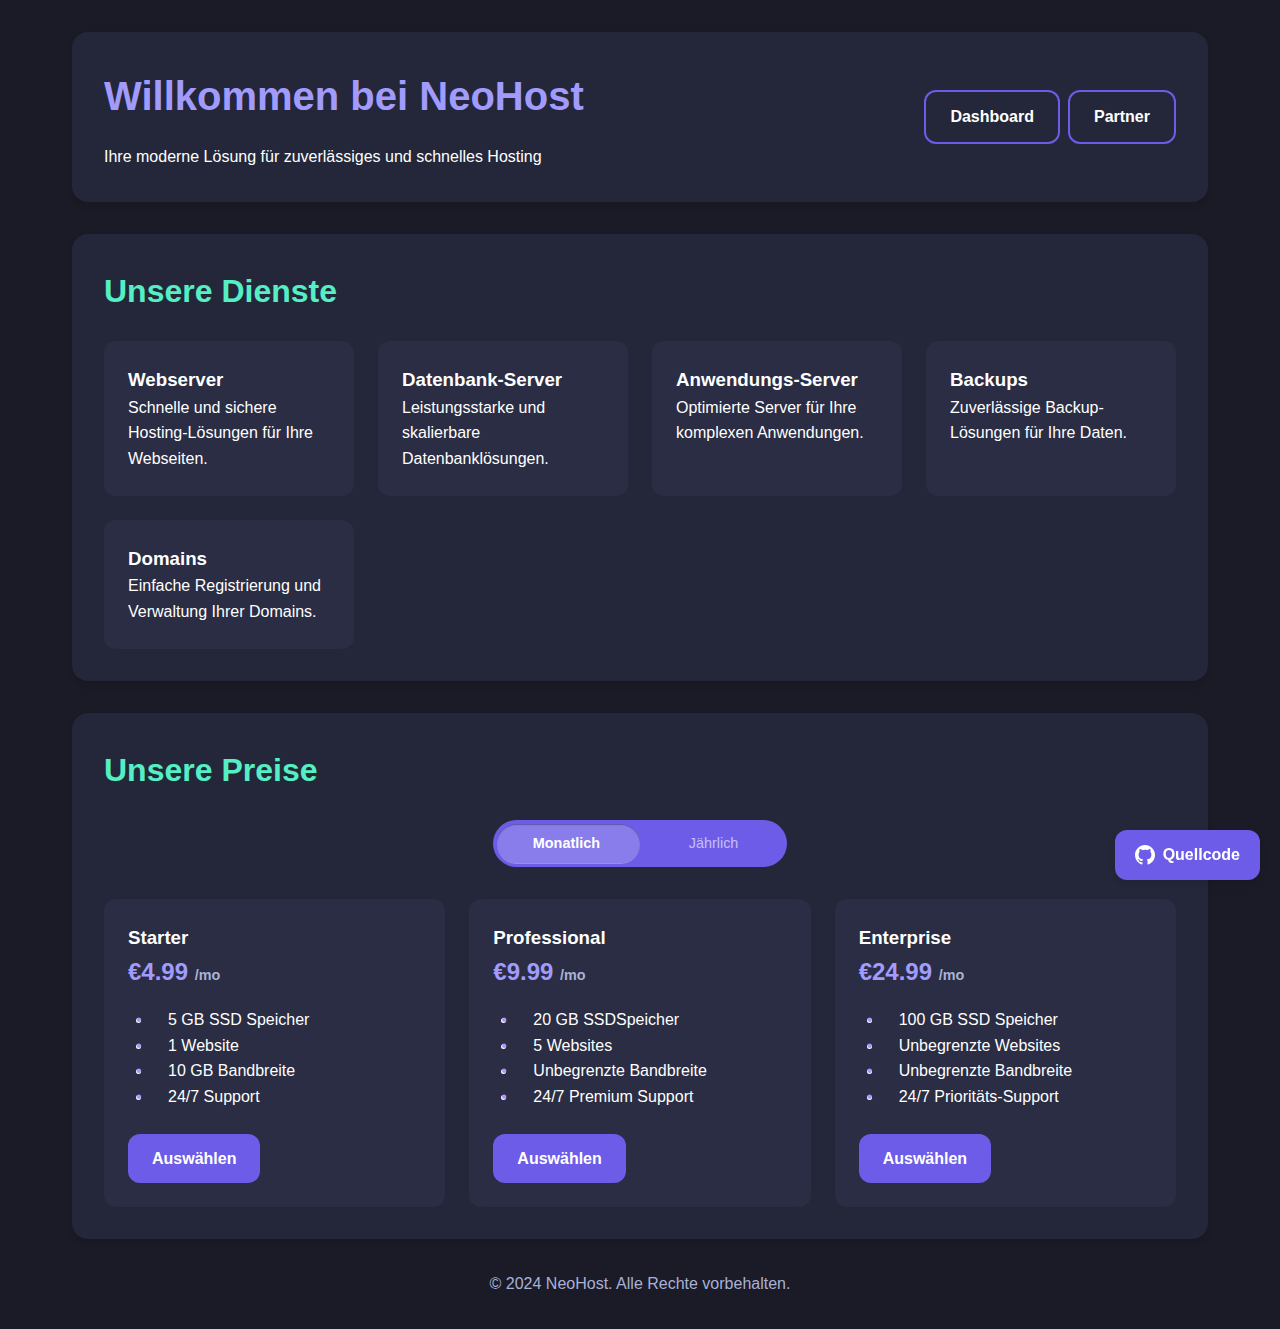
<file: frontend/html/index.html>
<!DOCTYPE html>
<html lang="de">
<head>
    <meta charset="UTF-8">
    <meta name="viewport" content="width=device-width, initial-scale=1.0">
    <title>NeoPanel - Moderne Hosting Panel</title>
    <style>
        /* Reset und Basis-Stile */
        *, *::before, *::after {
            margin: 0;
            padding: 0;
            box-sizing: border-box;
        }

        :root {
            --primary: #6c5ce7;
            --primary-light: #a29bfe;
            --primary-dark: #5541d7;
            --secondary: #00b894;
            --secondary-light: #55efc4;
            --secondary-dark: #00a38c;
            --background: #1a1b26;
            --surface: #24273a;
            --surface-hover: #2a2d43;
            --text: #ffffff;
            --text-secondary: #a9b1d6;
            --success: #00b894;
            --warning: #fdcb6e;
            --error: #ff6b81;
            --info: #0984e3;
            --radius: 12px;
            --radius-sm: 8px;
            --radius-lg: 16px;
            --shadow: 0 4px 6px rgba(0, 0, 0, 0.1);
            --shadow-lg: 0 10px 15px rgba(0, 0, 0, 0.1);
            --transition: all 0.3s ease;
        }

        @keyframes fadeIn {
            from { opacity: 0; transform: translateY(10px); }
            to { opacity: 1; transform: translateY(0); }
        }

        body {
            font-family: 'Segoe UI', 'Roboto', 'Oxygen', 'Ubuntu', 'Cantarell', 'Fira Sans', 'Droid Sans', 'Helvetica Neue', sans-serif;
            background-color: var(--background);
            color: var(--text);
            line-height: 1.6;
        }

        .container {
            max-width: 1200px;
            margin: 0 auto;
            padding: 2rem;
        }

        header {
            background-color: var(--surface);
            padding: 2rem;
            border-radius: var(--radius-lg);
            margin-bottom: 2rem;
            box-shadow: var(--shadow);
            animation: fadeIn 0.5s ease-out;
            display: flex;
            justify-content: space-between;
            align-items: center;
        }

        h1 {
            font-size: 2.5rem;
            margin-bottom: 1rem;
            color: var(--primary-light);
        }

        h2 {
            font-size: 2rem;
            margin-bottom: 1.5rem;
            color: var(--secondary-light);
        }

        section {
            background-color: var(--surface);
            padding: 2rem;
            border-radius: var(--radius-lg);
            margin-bottom: 2rem;
            box-shadow: var(--shadow);
            animation: fadeIn 0.5s ease-out;
        }

        .grid {
            display: grid;
            grid-template-columns: repeat(auto-fit, minmax(250px, 1fr));
            gap: 1.5rem;
        }

        .card {
            background-color: var(--surface-hover);
            padding: 1.5rem;
            border-radius: var(--radius);
            transition: var(--transition);
        }

        .card:hover {
            transform: translateY(-5px);
            box-shadow: var(--shadow-lg);
        }

        .btn {
            display: inline-block;
            padding: 0.75rem 1.5rem;
            background-color: var(--primary);
            color: var(--text);
            text-decoration: none;
            border-radius: var(--radius);
            transition: var(--transition);
            font-weight: bold;
            text-align: center;
        }

        .btn:hover {
            background-color: var(--primary-dark);
            transform: translateY(-2px);
        }

        .btn-outline {
            background-color: transparent;
            border: 2px solid var(--primary);
        }

        .btn-outline:hover {
            background-color: var(--primary);
        }

        footer {
            text-align: center;
            margin-top: 2rem;
            color: var(--text-secondary);
        }

        ul {
            padding-left: 1.5rem;
            margin-bottom: 1.5rem;
        }

        li {
            position: relative;
            padding-left: 1rem;
        }

        li::before {
            content: "•";
            position: absolute;
            left: -1rem;
            color: var(--primary-light);
        }

        .price {
            font-size: 1.5rem;
            font-weight: bold;
            margin-bottom: 1rem;
            color: var(--primary-light);
        }

        .pricing-toggle {
            display: flex;
            justify-content: center;
            align-items: center;
            margin-bottom: 2rem;
            gap: 1rem;
        }

        .pricing-toggle span {
            margin: 0 1rem;
            transition: var(--transition);
        }

        .pricing-toggle .active {
            color: var(--primary-light);
        }

        .original-price {
            text-decoration: line-through;
            color: var(--text-secondary);
            font-size: 1rem;
            display: block;
        }

        .discount {
            color: var(--success);
            font-size: 0.9rem;
            display: block;
            margin-top: 0.5rem;
        }

        .price-period {
            font-size: 0.9rem;
            color: var(--text-secondary);
        }

        .button-group {
            display: flex;
            gap: 0.5rem;
        }

        /* Switch styles */
        .switch {
            --_switch-bg-clr: var(--primary);
            --_switch-padding: 4px;
            --_slider-bg-clr: rgba(255, 255, 255, 0.2);
            --_slider-bg-clr-on: var(--primary-light);
            --_slider-txt-clr: #ffffff;
            --_label-padding: 0.75rem 1.5rem;
            --_switch-easing: cubic-bezier(0.47, 1.64, 0.41, 0.8);
            color: white;
            width: fit-content;
            display: flex;
            justify-content: center;
            position: relative;
            border-radius: 9999px;
            cursor: pointer;
            display: grid;
            grid-template-columns: repeat(2, minmax(0, 1fr));
            position: relative;
            isolation: isolate;
        }

        .switch input[type="checkbox"] {
            position: absolute;
            width: 1px;
            height: 1px;
            padding: 0;
            margin: -1px;
            overflow: hidden;
            clip: rect(0, 0, 0, 0);
            white-space: nowrap;
            border-width: 0;
        }

        .switch > span {
            display: grid;
            place-content: center;
            transition: opacity 300ms ease-in-out 150ms;
            padding: var(--_label-padding);
            font-size: 0.9rem;
        }

        .switch::before,
        .switch::after {
            content: "";
            position: absolute;
            border-radius: inherit;
            transition: inset 150ms ease-in-out;
        }

        .switch::before {
            background-color: var(--_slider-bg-clr);
            inset: var(--_switch-padding) 50% var(--_switch-padding) var(--_switch-padding);
            transition: inset 500ms var(--_switch-easing), background-color 500ms ease-in-out;
            z-index: -1;
            box-shadow: inset 0 1px 1px rgba(0, 0, 0, 0.3), 0 1px rgba(255, 255, 255, 0.3);
        }

        .switch::after {
            background-color: var(--_switch-bg-clr);
            inset: 0;
            z-index: -2;
        }

        .switch:focus-within::after {
            inset: -0.25rem;
        }

        .switch:has(input:checked):hover > span:first-of-type,
        .switch:has(input:not(:checked)):hover > span:last-of-type {
            opacity: 1;
            transition-delay: 0ms;
            transition-duration: 100ms;
        }

        .switch:has(input:checked):hover::before {
            inset: var(--_switch-padding) var(--_switch-padding) var(--_switch-padding) 45%;
        }

        .switch:has(input:not(:checked)):hover::before {
            inset: var(--_switch-padding) 45% var(--_switch-padding) var(--_switch-padding);
        }

        .switch:has(input:checked)::before {
            background-color: var(--_slider-bg-clr-on);
            inset: var(--_switch-padding) var(--_switch-padding) var(--_switch-padding) 50%;
        }

        .switch > span:last-of-type,
        .switch > input:checked + span:first-of-type {
            opacity: 0.6;
        }

        .switch > input:checked ~ span:last-of-type,
        .switch > span:first-of-type {
            opacity: 1;
            font-weight: bold;
        }

        /* Floating button styles */
        .floating-button {
            position: fixed;
            bottom: 20px;
            right: 20px;
            background-color: var(--primary);
            color: var(--text);
            padding: 12px 20px;
            border-radius: var(--radius);
            text-decoration: none;
            font-weight: bold;
            box-shadow: var(--shadow);
            transition: var(--transition);
            z-index: 1000;
            display: flex;
            align-items: center;
            gap: 8px;
        }

        .floating-button:hover {
            background-color: var(--primary-dark);
            transform: translateY(-2px);
            box-shadow: var(--shadow-lg);
        }

        .floating-button svg {
            width: 20px;
            height: 20px;
            fill: currentColor;
        }

        @media (max-width: 768px) {
            .container {
                padding: 1rem;
            }

            header, section {
                padding: 1.5rem;
            }

            h1 {
                font-size: 2rem;
            }

            h2 {
                font-size: 1.75rem;
            }

            header {
                flex-direction: column;
                align-items: flex-start;
            }

            header .btn {
                margin-top: 1rem;
            }

            .button-group {
                flex-direction: column;
                align-items: stretch;
            }
        }
    </style>
</head>
<body>
    <div class="container">
        <header>
            <div>
                <h1>Willkommen bei NeoHost</h1>
                <p>Ihre moderne Lösung für zuverlässiges und schnelles Hosting</p>
            </div>
            <div class="button-group">
                <a href="dashboard" class="btn btn-outline">Dashboard</a>
                <a href="partner" class="btn btn-outline">Partner</a>
            </div>
        </header>
        

        <main>
            <section>
                <h2>Unsere Dienste</h2>
                <div class="grid">
                    <div class="card">
                        <h3>Webserver</h3>
                        <p>Schnelle und sichere Hosting-Lösungen für Ihre Webseiten.</p>
                    </div>
                    <div class="card">
                        <h3>Datenbank-Server</h3>
                        <p>Leistungsstarke und skalierbare Datenbanklösungen.</p>
                    </div>
                    <div class="card">
                        <h3>Anwendungs-Server</h3>
                        <p>Optimierte Server für Ihre komplexen Anwendungen.</p>
                    </div>
                    <div class="card">
                        <h3>Backups</h3>
                        <p>Zuverlässige Backup-Lösungen für Ihre Daten.</p>
                    </div>
                    <div class="card">
                        <h3>Domains</h3>
                        <p>Einfache Registrierung und Verwaltung Ihrer Domains.</p>
                    </div>
                </div>
            </section>

            <section>
                <h2>Unsere Preise</h2>
                <div class="pricing-toggle">
                    <label for="pricing-toggle" class="switch" aria-label="Toggle Pricing">
                        <input type="checkbox" id="pricing-toggle" />
                        <span>Monatlich</span>
                        <span>Jährlich</span>
                    </label>
                </div>
                <div class="grid" id="pricing-grid">
                    <div class="card">
                        <h3>Starter</h3>
                        <p class="price" data-monthly="4.99" data-yearly="53.89" data-discount="10">
                            <span class="current-price">€4.99</span>
                            <span class="price-period">/mo</span>
                            <span class="original-price"></span>
                            <span class="discount"></span>
                        </p>
                        <ul>
                            <li>5 GB SSD Speicher</li>
                            <li>1 Website</li>
                            <li>10 GB Bandbreite</li>
                            <li>24/7 Support</li>
                        </ul>
                        <a href="#" class="btn">Auswählen</a>
                    </div>
                    <div class="card">
                        <h3>Professional</h3>
                        <p class="price" data-monthly="9.99" data-yearly="89.91" data-discount="25">
                            <span class="current-price">€9.99</span>
                            <span class="price-period">/mo</span>
                            <span class="original-price"></span>
                            <span class="discount"></span>
                        </p>
                        <ul>
                            <li>20 GB SSDSpeicher</li>
                            <li>5 Websites</li>
                            <li>Unbegrenzte Bandbreite</li>
                            <li>24/7 Premium Support</li>
                        </ul>
                        <a href="#" class="btn">Auswählen</a>
                    </div>
                    <div class="card">
                        <h3>Enterprise</h3>
                        <p class="price" data-monthly="24.99" data-yearly="164.93" data-discount="45">
                            <span class="current-price">€24.99</span>
                            <span class="price-period">/mo</span>
                            <span class="original-price"></span>
                            <span class="discount"></span>
                        </p>
                        <ul>
                            <li>100 GB SSD Speicher</li>
                            <li>Unbegrenzte Websites</li>
                            <li>Unbegrenzte Bandbreite</li>
                            <li>24/7 Prioritäts-Support</li>
                        </ul>
                        <a href="#" class="btn">Auswählen</a>
                    </div>
                </div>
            </section>
        </main>

        <footer>
            <p>&copy; 2024 NeoHost. Alle Rechte vorbehalten.</p>
        </footer>
    </div>

    <a href="https://github.com/yourusername/neohost" target="_blank" rel="noopener noreferrer" class="floating-button">
        <svg viewBox="0 0 24 24" xmlns="http://www.w3.org/2000/svg">
            <path d="M12 0C5.374 0 0 5.373 0 12c0 5.302 3.438 9.8 8.207 11.387.599.111.793-.261.793-.577v-2.234c-3.338.726-4.033-1.416-4.033-1.416-.546-1.387-1.333-1.756-1.333-1.756-1.089-.745.083-.729.083-.729 1.205.084 1.839 1.237 1.839 1.237 1.07 1.834 2.807 1.304 3.492.997.107-.775.418-1.305.762-1.604-2.665-.305-5.467-1.334-5.467-5.931 0-1.311.469-2.381 1.236-3.221-.124-.303-.535-1.524.117-3.176 0 0 1.008-.322 3.301 1.23A11.509 11.509 0 0112 5.803c1.02.005 2.047.138 3.006.404 2.291-1.552 3.297-1.23 3.297-1.23.653 1.653.242 2.874.118 3.176.77.84 1.235 1.911 1.235 3.221 0 4.609-2.807 5.624-5.479 5.921.43.372.823 1.102.823 2.222v3.293c0 .319.192.694.801.576C20.566 21.797 24 17.3 24 12c0-6.627-5.373-12-12-12z"/>
        </svg>
        Quellcode
    </a>

    <script>
        document.addEventListener('DOMContentLoaded', function() {
            const pricingToggle = document.getElementById('pricing-toggle');
            const priceElements = document.querySelectorAll('.price');

            function updatePrices(isYearly) {
                priceElements.forEach(el => {
                    const monthly = parseFloat(el.dataset.monthly);
                    const yearly = parseFloat(el.dataset.yearly);
                    const discount = parseInt(el.dataset.discount);

                    const currentPriceEl = el.querySelector('.current-price');
                    const periodEl = el.querySelector('.price-period');
                    const originalPriceEl = el.querySelector('.original-price');
                    const discountEl = el.querySelector('.discount');

                    if (isYearly) {
                        const discountedPrice = (yearly).toFixed(2);
                        currentPriceEl.textContent = `€${discountedPrice}`;
                        periodEl.textContent = '/Jahr';
                        originalPriceEl.textContent = `€${(monthly * 12).toFixed(2)}`;
                        discountEl.textContent = `${discount}% Rabatt`;
                    } else {
                        currentPriceEl.textContent = `€${monthly}`;
                        periodEl.textContent = '/mo';
                        originalPriceEl.textContent = '';
                        discountEl.textContent = '';
                    }
                });

                pricingToggle.checked = isYearly;
            }

            pricingToggle.addEventListener('change', function() {
                updatePrices(this.checked);
            });

            // Initialize prices
            updatePrices(pricingToggle.checked);
        });
    </script>
</body>
</html>
</file>
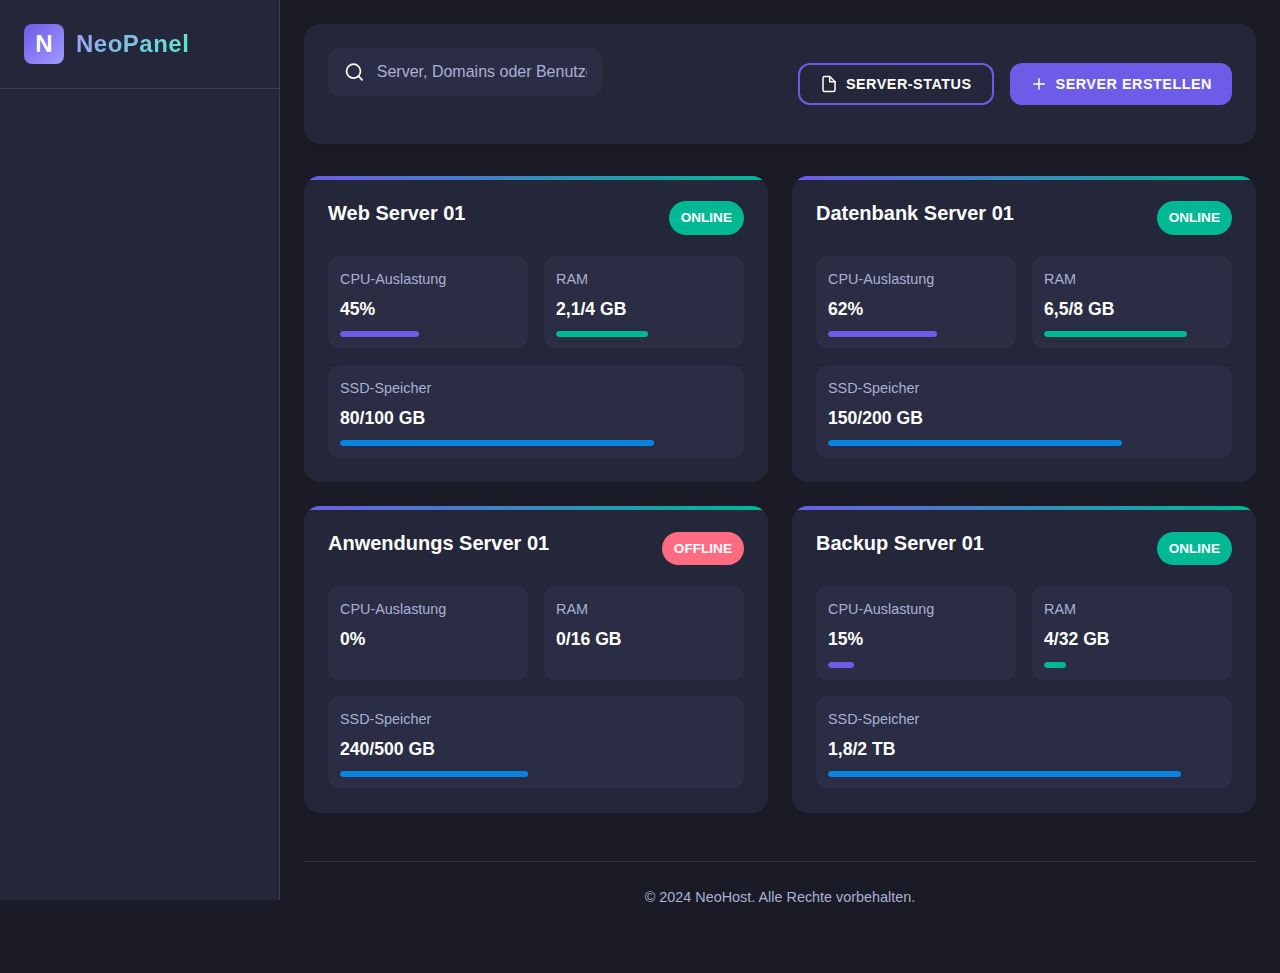
<file: frontend/html/dashboard.html>
<!DOCTYPE html>
<html lang="de">
<head>
    <meta charset="UTF-8">
    <meta name="viewport" content="width=device-width, initial-scale=1.0">
    <title>NeoPanel</title>
    <link rel="icon" href="/frontend/public/favicon.ico" type="image/x-icon">
    <style>
        /* Reset und Basis-Stile */
        *, *::before, *::after {
            margin: 0;
            padding: 0;
            box-sizing: border-box;
        }

        :root {
            --primary: #6c5ce7;
            --primary-light: #a29bfe;
            --primary-dark: #5541d7;
            --secondary: #00b894;
            --secondary-light: #55efc4;
            --secondary-dark: #00a38c;
            --background: #1a1b26;
            --surface: #24273a;
            --surface-hover: #2a2d43;
            --text: #ffffff;
            --text-secondary: #a9b1d6;
            --success: #00b894;
            --warning: #fdcb6e;
            --error: #ff6b81;
            --info: #0984e3;
            --radius: 12px;
            --radius-sm: 8px;
            --radius-lg: 16px;
            --shadow: 0 4px 6px rgba(0, 0, 0, 0.1);
            --shadow-lg: 0 10px 15px rgba(0, 0, 0, 0.1);
            --transition: all 0.3s ease;
            --sidebar-width: 280px;
            --header-height: 70px;
        }

        @keyframes fadeIn {
            from { opacity: 0; transform: translateY(10px); }
            to { opacity: 1; transform: translateY(0); }
        }

        @keyframes slideIn {
            from { transform: translateX(-20px); opacity: 0; }
            to { transform: translateX(0); opacity: 1; }
        }

        @keyframes pulse {
            0% { transform: scale(1); }
            50% { transform: scale(1.05); }
            100% { transform: scale(1); }
        }

        body {
            font-family: 'Segoe UI', 'Roboto', 'Oxygen', 'Ubuntu', 'Cantarell', 'Fira Sans', 'Droid Sans', 'Helvetica Neue', sans-serif;
            background-color: var(--background);
            color: var(--text);
            line-height: 1.6;
            min-height: 100vh;
            overflow-x: hidden;
        }

        /* Typografie */
        h1, h2, h3, h4, h5, h6 {
            font-weight: 600;
            line-height: 1.3;
            margin-bottom: 0.5em;
        }

        h1 { font-size: 2.5rem; }
        h2 { font-size: 2rem; }
        h3 { font-size: 1.75rem; }
        h4 { font-size: 1.5rem; }
        h5 { font-size: 1.25rem; }
        h6 { font-size: 1rem; }

        p {
            margin-bottom: 1rem;
        }

        /* Layout */
        .container {
            display: flex;
            min-height: 100vh;
        }

        /* Sidebar-Stile */
        .sidebar {
            width: var(--sidebar-width);
            background-color: var(--surface);
            position: fixed;
            height: 100vh;
            left: 0;
            top: 0;
            overflow-y: auto;
            border-right: 1px solid rgba(255,255,255,0.1);
            z-index: 1000;
            transition: var(--transition);
        }

        .sidebar::-webkit-scrollbar {
            width: 6px;
        }

        .sidebar::-webkit-scrollbar-thumb {
            background-color: var(--primary);
            border-radius: 3px;
        }

        .sidebar::-webkit-scrollbar-track {
            background-color: var(--surface-hover);
        }

        .logo {
            padding: 24px;
            display: flex;
            align-items: center;
            gap: 12px;
            border-bottom: 1px solid rgba(255,255,255,0.1);
        }

        .logo-icon {
            width: 40px;
            height: 40px;
            background: linear-gradient(135deg, var(--primary), var(--primary-light));
            border-radius: var(--radius-sm);
            display: flex;
            align-items: center;
            justify-content: center;
            font-size: 24px;
            font-weight: bold;
            color: var(--text);
            text-shadow: 0 1px 2px rgba(0,0,0,0.1);
        }

        .logo-text {
            font-size: 1.5rem;
            font-weight: 700;
            background: linear-gradient(135deg, var(--primary-light), var(--secondary-light));
            -webkit-background-clip: text;
            -webkit-text-fill-color: transparent;
            letter-spacing: 0.5px;
        }

        .nav-menu {
            padding: 24px 16px;
        }

        .nav-item {
            margin-bottom: 8px;
            animation: slideIn 0.3s ease-out forwards;
            opacity: 0;
        }

        .nav-item:nth-child(1) { animation-delay: 0.1s; }
        .nav-item:nth-child(2) { animation-delay: 0.2s; }
        .nav-item:nth-child(3) { animation-delay: 0.3s; }
        .nav-item:nth-child(4) { animation-delay: 0.4s; }
        .nav-item:nth-child(5) { animation-delay: 0.5s; }

        .nav-link {
            display: flex;
            align-items: center;
            gap: 12px;
            padding: 12px 16px;
            color: var(--text-secondary);
            text-decoration: none;
            border-radius: var(--radius);
            transition: var(--transition);
            font-weight: 500;
        }

        .nav-link:hover {
            background-color: var(--surface-hover);
            color: var(--text);
            transform: translateX(5px);
        }

        .nav-link.active {
            background-color: var(--primary);
            color: var(--text);
            box-shadow: 0 2px 8px rgba(108, 92, 231, 0.3);
        }

        .nav-link svg {
            width: 20px;
            height: 20px;
        }

        /* Hauptinhalt */
        .main-content {
            flex: 1;
            margin-left: var(--sidebar-width);
            padding: 24px;
            min-height: 100vh;
        }

        /* Header */
        .header {
            display: flex;
            justify-content: space-between;
            align-items: center;
            margin-bottom: 32px;
            padding: 24px;
            background-color: var(--surface);
            border-radius: var(--radius-lg);
            box-shadow: var(--shadow);
            animation: fadeIn 0.5s ease-out;
        }

        .action-buttons {
            display: flex;
            gap: 16px;
        }

        .btn {
            padding: 10px 20px;
            border-radius: var(--radius);
            border: none;
            cursor: pointer;
            font-weight: 600;
            transition: var(--transition);
            display: flex;
            align-items: center;
            gap: 8px;
            font-size: 0.9rem;
            text-transform: uppercase;
            letter-spacing: 0.5px;
        }

        .btn svg {
            width: 18px;
            height: 18px;
        }

        .btn-primary {
            background-color: var(--primary);
            color: var(--text);
        }

        .btn-primary:hover {
            background-color: var(--primary-dark);
            transform: translateY(-2px);
            box-shadow: 0 4px 10px rgba(108, 92, 231, 0.3);
        }

        .btn-outline {
            background-color: transparent;
            color: var(--text);
            border: 2px solid var(--primary);
        }

        .btn-outline:hover {
            background-color: var(--primary);
            color: var(--text);
            transform: translateY(-2px);
        }

        /* Server-Raster */
        .server-grid {
            display: grid;
            grid-template-columns: repeat(auto-fill, minmax(320px, 1fr));
            gap: 24px;
            margin-bottom: 40px;
        }

        .server-card {
            background-color: var(--surface);
            border-radius: var(--radius-lg);
            padding: 24px;
            transition: var(--transition);
            animation: fadeIn 0.5s ease-out;
            cursor: pointer;
            position: relative;
            overflow: hidden;
        }

        .server-card::before {
            content: '';
            position: absolute;
            top: 0;
            left: 0;
            right: 0;
            height: 4px;
            background: linear-gradient(90deg, var(--primary), var(--secondary));
        }

        .server-card:hover {
            transform: translateY(-5px);
            box-shadow: var(--shadow-lg);
        }

        .server-header {
            display: flex;
            justify-content: space-between;
            align-items: center;
            margin-bottom: 20px;
        }

        .server-name {
            font-size: 1.25rem;
            font-weight: 600;
            color: var(--text);
        }

        .server-status {
            padding: 6px 12px;
            border-radius: 20px;
            font-size: 0.85rem;
            font-weight: 600;
            text-transform: uppercase;
        }

        .status-online {
            background-color: var(--success);
            color: var(--text);
        }

        .status-offline {
            background-color: var(--error);
            color: var(--text);
        }

        .server-stats {
            display: grid;
            grid-template-columns: repeat(2, 1fr);
            gap: 16px;
        }

        .stat-item {
            background-color: var(--surface-hover);
            padding: 12px;
            border-radius: var(--radius);
            transition: var(--transition);
        }

        .stat-item:hover {
            transform: translateY(-2px);
            box-shadow: 0 2px 8px rgba(0,0,0,0.1);
        }

        .stat-item.full-width {
            grid-column: 1 / -1;
        }

        .stat-label {
            font-size: 0.9rem;
            color: var(--text-secondary);
            margin-bottom: 4px;
        }

        .stat-value {
            font-size: 1.1rem;
            font-weight: 600;
            color: var(--text);
        }

        /* Fortschrittsbalken */
        .progress-bar {
            width: 100%;
            height: 6px;
            background-color: var(--surface-hover);
            border-radius: 3px;
            margin-top: 8px;
            overflow: hidden;
            position: relative;
        }

        .progress-fill {
            height: 100%;
            border-radius: 3px;
            transition: width 0.3s ease;
        }

        .progress-fill-cpu { background-color: var(--primary); }
        .progress-fill-ram { background-color: var(--secondary); }
        .progress-fill-ssd { background-color: var(--info); }

        /* Benachrichtigungen */
        .notification {
            position: fixed;
            bottom: 24px;
            right: 24px;
            padding: 16px 24px;
            background-color: var(--surface);
            border-radius: var(--radius);
            box-shadow: var(--shadow-lg);
            display: flex;
            align-items: center;
            gap: 12px;
            animation: slideIn 0.3s ease-out;
            z-index: 1000;
            max-width: 400px;
        }

        .notification svg {
            width: 24px;
            height: 24px;
            flex-shrink: 0;
        }

        .notification-content {
            flex-grow: 1;
        }

        .notification-title {
            font-weight: 600;
            margin-bottom: 4px;
        }

        .notification-message {
            font-size: 0.9rem;
            color: var(--text-secondary);
        }

        .notification-close {
            background: none;
            border: none;
            color: var(--text-secondary);
            cursor: pointer;
            padding: 4px;
            transition: var(--transition);
        }

        .notification-close:hover {
            color: var(--text);
        }

        /* Footer */
        .footer {
            margin-top: 48px;
            padding: 24px;
            text-align: center;
            color: var(--text-secondary);
            border-top: 1px solid rgba(255,255,255,0.1);
            font-size: 0.9rem;
        }

        /* Responsives Design */
        @media (max-width: 1200px) {
            :root {
                --sidebar-width: 240px;
            }
        }

        @media (max-width: 992px) {
            .server-grid {
                grid-template-columns: repeat(auto-fill, minmax(280px, 1fr));
            }
        }

        @media (max-width: 768px) {
            :root {
                --sidebar-width: 0px;
            }

            .sidebar {
                transform: translateX(-100%);
                transition: transform 0.3s ease;
            }

            .sidebar.active {
                transform: translateX(0);
            }

            .main-content {
                margin-left: 0;
            }

            .header {
                flex-direction: column;
                align-items: flex-start;
                gap: 16px;
            }

            .action-buttons {
                width: 100%;
                justify-content: space-between;
            }
        }

        @media (max-width: 576px) {
            .server-grid {
                grid-template-columns: 1fr;
            }

            .header {
                padding: 20px;
            }

            .btn {
                padding: 8px 16px;
                font-size: 0.8rem;
            }
        }

        /* Zusätzliche Komponenten */
        .search-bar {
            background-color: var(--surface-hover);
            border-radius: var(--radius);
            padding: 12px 16px;
            display: flex;
            align-items: center;
            gap: 12px;
            margin-bottom: 24px;
            transition: var(--transition);
        }

        .search-bar:focus-within {
            box-shadow: 0 0 0 2px var(--primary);
        }

        .search-input {
            background: none;
            border: none;
            color: var(--text);
            width: 100%;
            outline: none;
            font-size: 1rem;
        }

        .search-input::placeholder {
            color: var(--text-secondary);
        }

        .badge {
            background-color: var(--primary);
            color: var(--text);
            padding: 2px 8px;
            border-radius: 12px;
            font-size: 0.75rem;
            font-weight: 600;
        }

        /* Server-Karten-Animationen */
        .server-card::after {
            content: '';
            position: absolute;
            top: 0;
            left: 0;
            width: 100%;
            height: 100%;
            background: linear-gradient(45deg, transparent, rgba(255,255,255,0.1), transparent);
            transform: translateX(-100%);
            transition: transform 0.5s ease;
        }

        .server-card:hover::after {
            transform: translateX(100%);
        }

        /* Tooltip */
        .tooltip {
            position: relative;
            display: inline-block;
        }

        .tooltip .tooltiptext {
            visibility: hidden;
            width: 120px;
            background-color: var(--surface);
            color: var(--text);
            text-align: center;
            border-radius: 6px;
            padding: 5px;
            position: absolute;
            z-index: 1;
            bottom: 125%;
            left: 50%;
            margin-left: -60px;
            opacity: 0;
            transition: opacity 0.3s;
        }

        .tooltip:hover .tooltiptext {
            visibility: visible;
            opacity: 1;
        }

        /* Modal */
        .modal {
            display: none;
            position: fixed;
            z-index: 1001;
            left: 0;
            top: 0;
            width: 100%;
            height: 100%;
            overflow: auto;
            background-color: rgba(0,0,0,0.4);
            animation: fadeIn 0.3s;
        }

        .modal-content {
            background-color: var(--surface);
            margin: 15% auto;
            padding: 20px;
            border-radius: var(--radius-lg);
            max-width: 500px;
            box-shadow: var(--shadow-lg);
        }

        .close {
            color: var(--text-secondary);
            float: right;
            font-size: 28px;
            font-weight: bold;
        }

        .close:hover,
        .close:focus {
            color: var(--text);
            text-decoration: none;
            cursor: pointer;
        }

        /* Formular-Stile */
        .form-group {
            margin-bottom: 20px;
        }

        .form-label {
            display: block;
            margin-bottom: 5px;
            color: var(--text-secondary);
        }

        .form-input {
            width: 100%;
            padding: 10px;
            border: 1px solid var(--surface-hover);
            border-radius: var(--radius);
            background-color: var(--surface-hover);
            color: var(--text);
            transition: var(--transition);
        }

        .form-input:focus {
            outline: none;
            border-color: var(--primary);
            box-shadow: 0 0 0 2px rgba(108, 92, 231, 0.2);
        }

        /* Schalter */
        .switch {
            position: relative;
            display: inline-block;
            width: 60px;
            height: 34px;
        }

        .switch input {
            opacity: 0;
            width: 0;
            height: 0;
        }

        .slider {
            position: absolute;
            cursor: pointer;
            top: 0;
            left: 0;
            right: 0;
            bottom: 0;
            background-color: var(--surface-hover);
            transition: .4s;
            border-radius: 34px;
        }

        .slider:before {
            position: absolute;
            content: "";
            height: 26px;
            width: 26px;
            left: 4px;
            bottom: 4px;
            background-color: var(--text);
            transition: .4s;
            border-radius: 50%;
        }

        input:checked + .slider {
            background-color: var(--primary);
        }

        input:checked + .slider:before {
            transform: translateX(26px);
        }

        /* Benutzerdefinierte Scrollbar für Webkit-Browser */
        ::-webkit-scrollbar {
            width: 10px;
        }

        ::-webkit-scrollbar-track {
            background: var(--surface);
        }

        ::-webkit-scrollbar-thumb {
            background: var(--primary);
            border-radius: 5px;
        }

        ::-webkit-scrollbar-thumb:hover {
            background: var(--primary-dark);
        }
    </style>
</head>
<body>
    <div class="container">
        <!-- Sidebar -->
        <aside class="sidebar">
            <div class="logo">
                <div class="logo-icon">N</div>
                <span class="logo-text">NeoPanel</span>
            </div>
            <nav class="nav-menu">
                <div class="nav-item">
                    <a href="dashboard" class="nav-link active">
                        <svg viewBox="0 0 24 24" fill="none" stroke="currentColor" stroke-width="2" stroke-linecap="round" stroke-linejoin="round">
                            <rect x="3" y="3" width="7" height="7"></rect>
                            <rect x="14" y="3" width="7" height="7"></rect>
                            <rect x="14" y="14" width="7" height="7"></rect>
                            <rect x="3" y="14" width="7" height="7"></rect>
                        </svg>
                        Dashboard
                    </a>
                </div>
                <div class="nav-item">
                    <a href="server" class="nav-link">
                        <svg viewBox="0 0 24 24" fill="none" stroke="currentColor" stroke-width="2" stroke-linecap="round" stroke-linejoin="round">
                            <path d="M21 10c0 7-9 13-9 13s-9-6-9-13a9 9 0 0 1 18 0z"></path>
                            <circle cx="12" cy="10" r="3"></circle>
                        </svg>
                        Server
                        <span class="badge">4</span>
                    </a>
                </div>
                <div class="nav-item">
                    <a href="domain" class="nav-link">
                        <svg viewBox="0 0 24 24" fill="none" stroke="currentColor" stroke-width="2" stroke-linecap="round" stroke-linejoin="round">
                            <circle cx="12" cy="12" r="10"></circle>
                            <line x1="2" y1="12" x2="22" y2="12"></line>
                            <path d="M12 2a15.3 15.3 0 0 1 4 10 15.3 15.3 0 0 1-4 10 15.3 15.3 0 0 1-4-10 15.3 15.3 0 0 1 4-10z"></path>
                        </svg>
                        Domains
                    </a>
                </div>
                <div class="nav-item">
                    <a href="user" class="nav-link">
                        <svg viewBox="0 0 24 24" fill="none" stroke="currentColor" stroke-width="2" stroke-linecap="round" stroke-linejoin="round">
                            <path d="M20 21v-2a4 4 0 0 0-4-4H8a4 4 0 0 0-4 4v2"></path>
                            <circle cx="12" cy="7" r="4"></circle>
                        </svg>
                        Benutzer
                    </a>
                </div>
                <div class="nav-item">
                    <a href="#" class="nav-link">
                        <svg viewBox="0 0 24 24" fill="none" stroke="currentColor" stroke-width="2" stroke-linecap="round" stroke-linejoin="round">
                            <circle cx="12" cy="12" r="3"></circle>
                            <path d="M19.4 15a1.65 1.65 0 0 0 .33 1.82l.06.06a2 2 0 0 1 0 2.83 2 2 0 0 1-2.83 0l-.06-.06a1.65 1.65 0 0 0-1.82-.33 1.65 1.65 0 0 0-1 1.51V21a2 2 0 0 1-2 2 2 2 0 0 1-2-2v-.09A1.65 1.65 0 0 0 9 19.4a1.65 1.65 0 0 0-1.82.33l-.06.06a2 2 0 0 1-2.83 0 2 2 0 0 1 0-2.83l.06-.06a1.65 1.65 0 0 0 .33-1.82 1.65 1.65 0 0 0-1.51-1H3a2 2 0 0 1-2-2 2 2 0 0 1 2-2h.09A1.65 1.65 0 0 0 4.6 9a1.65 1.65 0 0 0-.33-1.82l-.06-.06a2 2 0 0 1 0-2.83 2 2 0 0 1 2.83 0l.06.06a1.65 1.65 0 0 0 1.82.33H9a1.65 1.65 0 0 0 1-1.51V3a2 2 0 0 1 2-2 2 2 0 0 1 2 2v.09a1.65 1.65 0 0 0 1 1.51 1.65 1.65 0 0 0 1.82-.33l.06-.06a2 2 0 0 1 2.83 0 2 2 0 0 1 0 2.83l-.06.06a1.65 1.65 0 0 0-.33 1.82V9a1.65 1.65 0 0 0 1.51 1H21a2 2 0 0 1 2 2 2 2 0 0 1-2 2h-.09a1.65 1.65 0 0 0-1.51 1z"></path>
                        </svg>
                        Einstellungen
                    </a>
                </div>
            </nav>
        </aside>

        <!-- Hauptinhalt -->
        <main class="main-content">
            <!-- Header -->
            <header class="header">
                <div class="search-bar">
                    <svg viewBox="0 0 24 24" width="24" height="24" stroke="currentColor" stroke-width="2" fill="none" stroke-linecap="round" stroke-linejoin="round">
                        <circle cx="11" cy="11" r="8"></circle>
                        <line x1="21" y1="21" x2="16.65" y2="16.65"></line>
                    </svg>
                    <input type="text" class="search-input" placeholder="Server, Domains oder Benutzer suchen...">
                </div>
                <div class="action-buttons">
                    <button class="btn btn-outline">
                        <svg viewBox="0 0 24 24" width="24" height="24" stroke="currentColor" stroke-width="2" fill="none" stroke-linecap="round" stroke-linejoin="round">
                            <path d="M13 2H6a2 2 0 0 0-2 2v16a2 2 0 0 0 2 2h12a2 2 0 0 0 2-2V9z"></path>
                            <polyline points="13 2 13 9 20 9"></polyline>
                        </svg>
                        Server-Status
                    </button>
                    <button class="btn btn-primary">
                        <svg viewBox="0 0 24 24" width="24" height="24" stroke="currentColor" stroke-width="2" fill="none" stroke-linecap="round" stroke-linejoin="round">
                            <line x1="12" y1="5" x2="12" y2="19"></line>
                            <line x1="5" y1="12" x2="19" y2="12"></line>
                        </svg>
                        Server erstellen
                    </button>
                </div>
            </header>

            <!-- Server-Raster -->
            <div class="server-grid">
                <!-- Server-Karte 1 -->
                <div class="server-card">
                    <div class="server-header">
                        <h3 class="server-name">Web Server 01</h3>
                        <span class="server-status status-online">Online</span>
                    </div>
                    <div class="server-stats">
                        <div class="stat-item">
                            <div class="stat-label">CPU-Auslastung</div>
                            <div class="stat-value">45%</div>
                            <div class="progress-bar">
                                <div class="progress-fill progress-fill-cpu" style="width: 45%"></div>
                            </div>
                        </div>
                        <div class="stat-item">
                            <div class="stat-label">RAM</div>
                            <div class="stat-value">2,1/4 GB</div>
                            <div class="progress-bar">
                                <div class="progress-fill progress-fill-ram" style="width: 52%"></div>
                            </div>
                        </div>
                        <div class="stat-item full-width">
                            <div class="stat-label">SSD-Speicher</div>
                            <div class="stat-value">80/100 GB</div>
                            <div class="progress-bar">
                                <div class="progress-fill progress-fill-ssd" style="width: 80%"></div>
                            </div>
                        </div>
                    </div>
                </div>

                <!-- Server-Karte 2 -->
                <div class="server-card">
                    <div class="server-header">
                        <h3 class="server-name">Datenbank Server 01</h3>
                        <span class="server-status status-online">Online</span>
                    </div>
                    <div class="server-stats">
                        <div class="stat-item">
                            <div class="stat-label">CPU-Auslastung</div>
                            <div class="stat-value">62%</div>
                            <div class="progress-bar">
                                <div class="progress-fill progress-fill-cpu" style="width: 62%"></div>
                            </div>
                        </div>
                        <div class="stat-item">
                            <div class="stat-label">RAM</div>
                            <div class="stat-value">6,5/8 GB</div>
                            <div class="progress-bar">
                                <div class="progress-fill progress-fill-ram" style="width: 81%"></div>
                            </div>
                        </div>
                        <div class="stat-item full-width">
                            <div class="stat-label">SSD-Speicher</div>
                            <div class="stat-value">150/200 GB</div>
                            <div class="progress-bar">
                                <div class="progress-fill progress-fill-ssd" style="width: 75%"></div>
                            </div>
                        </div>
                    </div>
                </div>

                <!-- Server-Karte 3 -->
                <div class="server-card">
                    <div class="server-header">
                        <h3 class="server-name">Anwendungs Server 01</h3>
                        <span class="server-status status-offline">Offline</span>
                    </div>
                    <div class="server-stats">
                        <div class="stat-item">
                            <div class="stat-label">CPU-Auslastung</div>
                            <div class="stat-value">0%</div>
                            <div class="progress-bar">
                                <div class="progress-fill progress-fill-cpu" style="width: 0%"></div>
                            </div>
                        </div>
                        <div class="stat-item">
                            <div class="stat-label">RAM</div>
                            <div class="stat-value">0/16 GB</div>
                            <div class="progress-bar">
                                <div class="progress-fill progress-fill-ram" style="width: 0%"></div>
                            </div>
                        </div>
                        <div class="stat-item full-width">
                            <div class="stat-label">SSD-Speicher</div>
                            <div class="stat-value">240/500 GB</div>
                            <div class="progress-bar">
                                <div class="progress-fill progress-fill-ssd" style="width: 48%"></div>
                            </div>
                        </div>
                    </div>
                </div>

                <!-- Server-Karte 4 -->
                <div class="server-card">
                    <div class="server-header">
                        <h3 class="server-name">Backup Server 01</h3>
                        <span class="server-status status-online">Online</span>
                    </div>
                    <div class="server-stats">
                        <div class="stat-item">
                            <div class="stat-label">CPU-Auslastung</div>
                            <div class="stat-value">15%</div>
                            <div class="progress-bar">
                                <div class="progress-fill progress-fill-cpu" style="width: 15%"></div>
                            </div>
                        </div>
                        <div class="stat-item">
                            <div class="stat-label">RAM</div>
                            <div class="stat-value">4/32 GB</div>
                            <div class="progress-bar">
                                <div class="progress-fill progress-fill-ram" style="width: 12.5%"></div>
                            </div>
                        </div>
                        <div class="stat-item full-width">
                            <div class="stat-label">SSD-Speicher</div>
                            <div class="stat-value">1,8/2 TB</div>
                            <div class="progress-bar">
                                <div class="progress-fill progress-fill-ssd" style="width: 90%"></div>
                            </div>
                        </div>
                    </div>
                </div>
            </div>

            <!-- Footer -->
            <footer class="footer">
                <p>&copy; 2024 NeoHost. Alle Rechte vorbehalten.</p>
            </footer>
        </main>
    </div>

    <!-- Benachrichtigungen -->
    <div class="notification" style="display: none;">
        <svg viewBox="0 0 24 24" width="24" height="24" stroke="currentColor" stroke-width="2" fill="none" stroke-linecap="round" stroke-linejoin="round">
            <circle cx="12" cy="12" r="10"></circle>
            <line x1="12" y1="8" x2="12" y2="12"></line>
            <line x1="12" y1="16" x2="12.01" y2="16"></line>
        </svg>
        <div class="notification-content">
            <h4 class="notification-title">Benachrichtigung</h4>
            <p class="notification-message">Dies ist eine Beispielbenachrichtigung.</p>
        </div>
        <button class="notification-close">&times;</button>
    </div>

    <script src="../src/utils/api.js"></script>
    <script src="../src/index.js"></script>
</body>
</html>
</file>
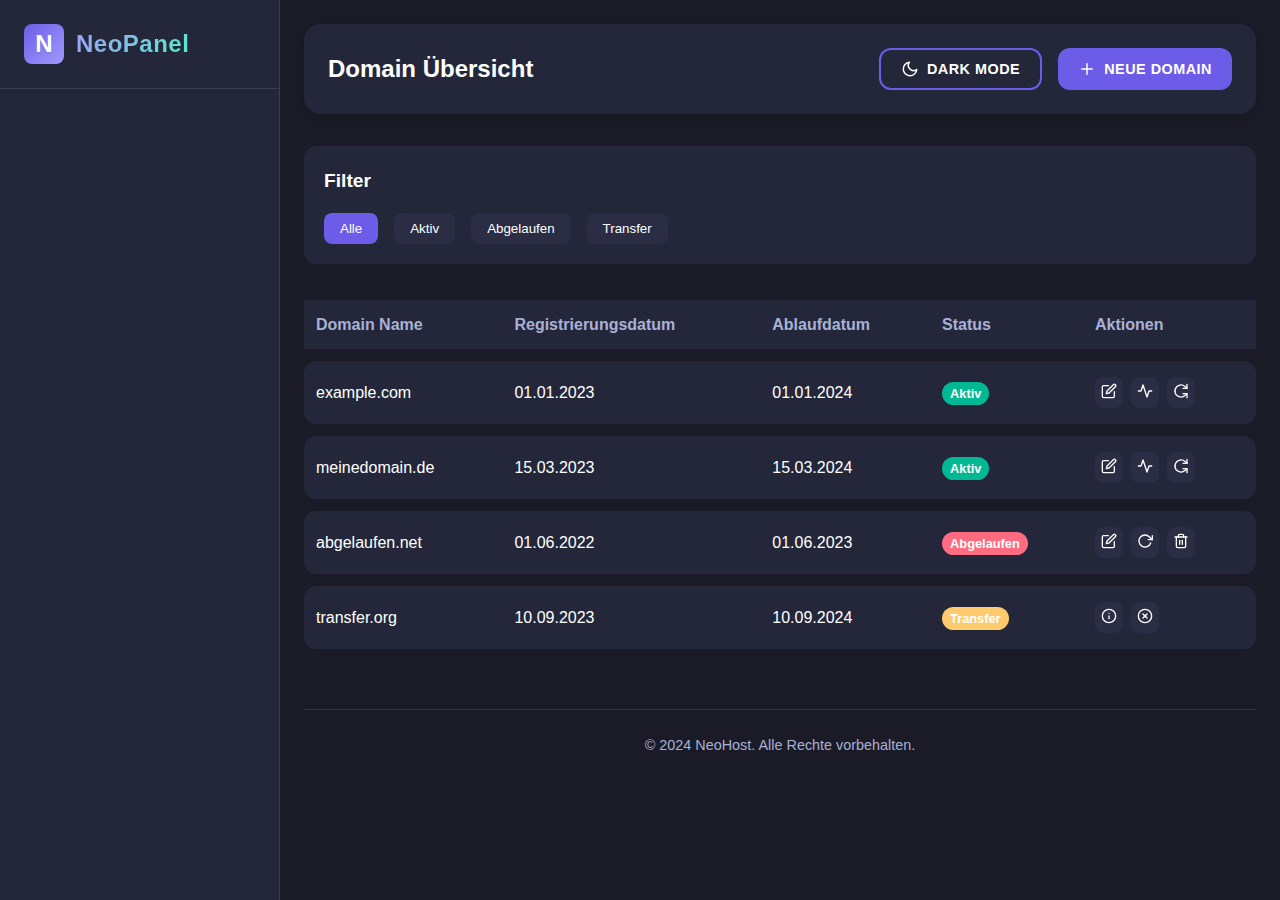
<file: frontend/html/domain.html>
<!DOCTYPE html>
<html lang="de">
<head>
    <meta charset="UTF-8">
    <meta name="viewport" content="width=device-width, initial-scale=1.0">
    <title>NeoPanel - Domain Übersicht</title>
    <link rel="icon" href="/frontend/public/favicon.ico" type="image/x-icon">
    <style>
        /* Reset und Basis-Stile */
        *, *::before, *::after {
            margin: 0;
            padding: 0;
            box-sizing: border-box;
        }

        :root {
            --primary: #6c5ce7;
            --primary-light: #a29bfe;
            --primary-dark: #5541d7;
            --secondary: #00b894;
            --secondary-light: #55efc4;
            --secondary-dark: #00a38c;
            --background: #1a1b26;
            --surface: #24273a;
            --surface-hover: #2a2d43;
            --text: #ffffff;
            --text-secondary: #a9b1d6;
            --success: #00b894;
            --warning: #fdcb6e;
            --error: #ff6b81;
            --info: #0984e3;
            --radius: 12px;
            --radius-sm: 8px;
            --radius-lg: 16px;
            --shadow: 0 4px 6px rgba(0, 0, 0, 0.1);
            --shadow-lg: 0 10px 15px rgba(0, 0, 0, 0.1);
            --transition: all 0.3s ease;
            --sidebar-width: 280px;
            --header-height: 70px;
        }

        @keyframes fadeIn {
            from { opacity: 0; transform: translateY(10px); }
            to { opacity: 1; transform: translateY(0); }
        }

        @keyframes slideIn {
            from { transform: translateX(-20px); opacity: 0; }
            to { transform: translateX(0); opacity: 1; }
        }

        body {
            font-family: 'Segoe UI', 'Roboto', 'Oxygen', 'Ubuntu', 'Cantarell', 'Fira Sans', 'Droid Sans', 'Helvetica Neue', sans-serif;
            background-color: var(--background);
            color: var(--text);
            line-height: 1.6;
            min-height: 100vh;
            overflow-x: hidden;
        }

        /* Layout */
        .container {
            display: flex;
            min-height: 100vh;
        }

        /* Sidebar-Stile */
        .sidebar {
            width: var(--sidebar-width);
            background-color: var(--surface);
            position: fixed;
            height: 100vh;
            left: 0;
            top: 0;
            overflow-y: auto;
            border-right: 1px solid rgba(255,255,255,0.1);
            z-index: 1000;
            transition: var(--transition);
        }

        .logo {
            padding: 24px;
            display: flex;
            align-items: center;
            gap: 12px;
            border-bottom: 1px solid rgba(255,255,255,0.1);
        }

        .logo-icon {
            width: 40px;
            height: 40px;
            background: linear-gradient(135deg, var(--primary), var(--primary-light));
            border-radius: var(--radius-sm);
            display: flex;
            align-items: center;
            justify-content: center;
            font-size: 24px;
            font-weight: bold;
            color: var(--text);
            text-shadow: 0 1px 2px rgba(0,0,0,0.1);
        }

        .logo-text {
            font-size: 1.5rem;
            font-weight: 700;
            background: linear-gradient(135deg, var(--primary-light), var(--secondary-light));
            -webkit-background-clip: text;
            -webkit-text-fill-color: transparent;
            letter-spacing: 0.5px;
        }

        .nav-menu {
            padding: 24px 16px;
        }

        .nav-item {
            margin-bottom: 8px;
            animation: slideIn 0.3s ease-out forwards;
            opacity: 0;
        }

        .nav-item:nth-child(1) { animation-delay: 0.1s; }
        .nav-item:nth-child(2) { animation-delay: 0.2s; }
        .nav-item:nth-child(3) { animation-delay: 0.3s; }
        .nav-item:nth-child(4) { animation-delay: 0.4s; }
        .nav-item:nth-child(5) { animation-delay: 0.5s; }

        .nav-link {
            display: flex;
            align-items: center;
            gap: 12px;
            padding: 12px 16px;
            color: var(--text-secondary);
            text-decoration: none;
            border-radius: var(--radius);
            transition: var(--transition);
            font-weight: 500;
        }

        .nav-link:hover {
            background-color: var(--surface-hover);
            color: var(--text);
            transform: translateX(5px);
        }

        .nav-link.active {
            background-color: var(--primary);
            color: var(--text);
            box-shadow: 0 2px 8px rgba(108, 92, 231, 0.3);
        }

        .nav-link svg {
            width: 20px;
            height: 20px;
        }

        /* Hauptinhalt */
        .main-content {
            flex: 1;
            margin-left: var(--sidebar-width);
            padding: 24px;
            min-height: 100vh;
        }

        /* Header */
        .header {
            display: flex;
            justify-content: space-between;
            align-items: center;
            margin-bottom: 32px;
            padding: 24px;
            background-color: var(--surface);
            border-radius: var(--radius-lg);
            box-shadow: var(--shadow);
            animation: fadeIn 0.5s ease-out;
        }

        .page-title {
            font-size: 1.5rem;
            font-weight: 600;
        }

        .action-buttons {
            display: flex;
            gap: 16px;
        }

        .btn {
            padding: 10px 20px;
            border-radius: var(--radius);
            border: none;
            cursor: pointer;
            font-weight: 600;
            transition: var(--transition);
            display: flex;
            align-items: center;
            gap: 8px;
            font-size: 0.9rem;
            text-transform: uppercase;
            letter-spacing: 0.5px;
        }

        .btn svg {
            width: 18px;
            height: 18px;
        }

        .btn-primary {
            background-color: var(--primary);
            color: var(--text);
        }

        .btn-primary:hover {
            background-color: var(--primary-dark);
            transform: translateY(-2px);
            box-shadow: 0 4px 10px rgba(108, 92, 231, 0.3);
        }

        .btn-outline {
            background-color: transparent;
            color: var(--text);
            border: 2px solid var(--primary);
        }

        .btn-outline:hover {
            background-color: var(--primary);
            color: var(--text);
            transform: translateY(-2px);
        }

        /* Filter-Bereich */
        .filter-section {
            background-color: var(--surface);
            border-radius: var(--radius);
            padding: 20px;
            margin-bottom: 24px;
        }

        .filter-title {
            font-size: 1.2rem;
            margin-bottom: 16px;
        }

        .filter-options {
            display: flex;
            gap: 16px;
            flex-wrap: wrap;
        }

        .filter-option {
            background-color: var(--surface-hover);
            border: none;
            color: var(--text);
            padding: 8px 16px;
            border-radius: var(--radius-sm);
            cursor: pointer;
            transition: var(--transition);
        }

        .filter-option:hover, .filter-option.active {
            background-color: var(--primary);
        }

        /* Domain-Tabelle */
        .domain-table {
            width: 100%;
            border-collapse: separate;
            border-spacing: 0 12px;
        }

        .domain-table th {
            text-align: left;
            padding: 12px;
            background-color: var(--surface);
            color: var(--text-secondary);
            font-weight: 600;
        }

        .domain-table td {
            padding: 16px 12px;
            background-color: var(--surface);
        }

        .domain-table tr {
            transition: var(--transition);
        }

        .domain-table tr:hover {
            transform: translateY(-2px);
            box-shadow: var(--shadow);
        }

        .domain-table tr td:first-child {
            border-top-left-radius: var(--radius);
            border-bottom-left-radius: var(--radius);
        }

        .domain-table tr td:last-child {
            border-top-right-radius: var(--radius);
            border-bottom-right-radius: var(--radius);
        }

        .domain-status {
            padding: 4px 8px;
            border-radius: 12px;
            font-size: 0.8rem;
            font-weight: 600;
        }

        .status-active {
            background-color: var(--success);
            color: var(--text);
        }

        .status-expired {
            background-color: var(--error);
            color: var(--text);
        }

        .status-transfer {
            background-color: var(--warning);
            color: var(--text);
        }

        .domain-actions {
            display: flex;
            gap: 8px;
        }

        .action-btn {
            background-color: var(--surface-hover);
            border: none;
            color: var(--text);
            padding: 6px;
            border-radius: var(--radius-sm);
            cursor: pointer;
            transition: var(--transition);
        }

        .action-btn:hover {
            background-color: var(--primary);
        }

        .action-btn svg {
            width: 16px;
            height: 16px;
        }

        /* Footer */
        .footer {
            margin-top: 48px;
            padding: 24px;
            text-align: center;
            color: var(--text-secondary);
            border-top: 1px solid rgba(255,255,255,0.1);
            font-size: 0.9rem;
        }

        /* Responsives Design */
        @media (max-width: 1200px) {
            :root {
                --sidebar-width: 240px;
            }
        }

        @media (max-width: 768px) {
            :root {
                --sidebar-width: 0px;
            }

            .sidebar {
                transform: translateX(-100%);
                transition: transform 0.3s ease;
            }

            .sidebar.active {
                transform: translateX(0);
            }

            .main-content {
                margin-left: 0;
            }

            .header {
                flex-direction: column;
                align-items: flex-start;
                gap: 16px;
            }

            .action-buttons {
                width: 100%;
                justify-content: space-between;
            }

            .domain-table {
                font-size: 0.9rem;
            }

            .domain-actions {
                flex-direction: column;
            }
        }

        @media (max-width: 576px) {
            .header {
                padding: 20px;
            }

            .btn {
                padding: 8px 16px;
                font-size: 0.8rem;
            }

            .filter-options {
                flex-direction: column;
            }

            .domain-table th:nth-child(3),
            .domain-table td:nth-child(3) {
                display: none;
            }
        }
    </style>
</head>
<body>
    <div class="container">
        <!-- Sidebar -->
        <aside class="sidebar">
            <div class="logo">
                <div class="logo-icon">N</div>
                <span class="logo-text">NeoPanel</span>
            </div>
            <nav class="nav-menu">
                <div class="nav-item">
                    <a href="dashboard" class="nav-link">
                        <svg viewBox="0 0 24 24" fill="none" stroke="currentColor" stroke-width="2" stroke-linecap="round" stroke-linejoin="round">
                            <rect x="3" y="3" width="7" height="7"></rect>
                            <rect x="14" y="3" width="7" height="7"></rect>
                            <rect x="14" y="14" width="7" height="7"></rect>
                            <rect x="3" y="14" width="7" height="7"></rect>
                        </svg>
                        Dashboard
                    </a>
                </div>
                <div class="nav-item">
                    <a href="server" class="nav-link">
                        <svg viewBox="0 0 24 24" fill="none" stroke="currentColor" stroke-width="2" stroke-linecap="round" stroke-linejoin="round">
                            <path d="M21 10c0 7-9 13-9 13s-9-6-9-13a9 9 0 0 1 18 0z"></path>
                            <circle cx="12" cy="10" r="3"></circle>
                        </svg>
                        Server
                    </a>
                </div>
                <div class="nav-item">
                    <a href="domain" class="nav-link active">
                        <svg viewBox="0 0 24 24" fill="none" stroke="currentColor" stroke-width="2" stroke-linecap="round" stroke-linejoin="round">
                            <circle cx="12" cy="12" r="10"></circle>
                            <line x1="2" y1="12" x2="22" y2="12"></line>
                            <path d="M12 2a15.3 15.3 0 0 1 4 10 15.3 15.3 0 0 1-4 10 15.3 15.3 0 0 1-4-10 15.3 15.3 0 0 1 4-10z"></path>
                        </svg>
                        Domains
                    </a>
                </div>
                <div class="nav-item">
                    <a href="user" class="nav-link">
                        <svg viewBox="0 0 24 24" fill="none" stroke="currentColor" stroke-width="2" stroke-linecap="round" stroke-linejoin="round">
                            <path d="M20 21v-2a4 4 0 0 0-4-4H8a4 4 0 0 0-4 4v2"></path>
                            <circle cx="12" cy="7" r="4"></circle>
                        </svg>
                        Benutzer
                    </a>
                </div>
                <div class="nav-item">
                    <a href="#" class="nav-link">
                        <svg viewBox="0 0 24 24" fill="none" stroke="currentColor" stroke-width="2" stroke-linecap="round" stroke-linejoin="round">
                            <circle cx="12" cy="12" r="3"></circle>
                            <path d="M19.4 15a1.65 1.65 0 0 0 .33 1.82l.06.06a2 2 0 0 1 0 2.83 2 2 0 0 1-2.83 0l-.06-.06a1.65 1.65 0 0 0-1.82-.33 1.65 1.65 0 0 0-1 1.51V21a2 2 0 0 1-2 2 2 2 0 0 1-2-2v-.09A1.65 1.65 0 0 0 9 19.4a1.65 1.65 0 0 0-1.82.33l-.06.06a2 2 0 0 1-2.83 0 2 2 0 0 1 0-2.83l.06-.06a1.65 1.65 0 0 0 .33-1.82 1.65 1.65 0 0 0-1.51-1H3a2 2 0 0 1-2-2 2 2 0 0 1 2-2h.09A1.65 1.65 0 0 0 4.6 9a1.65 1.65 0 0 0-.33-1.82l-.06-.06a2 2 0 0 1 0-2.83 2 2 0 0 1 2.83 0l.06.06a1.65 1.65 0 0 0 1.82.33H9a1.65 1.65 0 0 0 1-1.51V3a2 2 0 0 1 2-2 2 2 0 0 1 2 2v.09a1.65 1.65 0 0 0 1 1.51 1.65 1.65 0 0 0 1.82-.33l.06-.06a2 2 0 0 1 2.83 0 2 2 0 0 1 0 2.83l-.06.06a1.65 1.65 0 0 0-.33 1.82V9a1.65 1.65 0 0 0 1.51 1H21a2 2 0 0 1 2 2 2 2 0 0 1-2 2h-.09a1.65 1.65 0 0 0-1.51 1z"></path>
                        </svg>
                        Einstellungen
                    </a>
                </div>
            </nav>
        </aside>

        <!-- Hauptinhalt -->
        <main class="main-content">
            <!-- Header -->
            <header class="header">
                <h1 class="page-title">Domain Übersicht</h1>
                <div class="action-buttons">
                    <button class="btn btn-outline">
                        <svg viewBox="0 0 24 24" width="24" height="24" stroke="currentColor" stroke-width="2" fill="none" stroke-linecap="round" stroke-linejoin="round">
                            <path d="M21 12.79A9 9 0 1 1 11.21 3 7 7 0 0 0 21 12.79z"></path>
                        </svg>
                        Dark Mode
                    </button>
                    <button class="btn btn-primary">
                        <svg viewBox="0 0 24 24" width="24" height="24" stroke="currentColor" stroke-width="2" fill="none" stroke-linecap="round" stroke-linejoin="round">
                            <line x1="12" y1="5" x2="12" y2="19"></line>
                            <line x1="5" y1="12" x2="19" y2="12"></line>
                        </svg>
                        Neue Domain
                    </button>
                </div>
            </header>

            <!-- Filter-Bereich -->
            <section class="filter-section">
                <h2 class="filter-title">Filter</h2>
                <div class="filter-options">
                    <button class="filter-option active">Alle</button>
                    <button class="filter-option">Aktiv</button>
                    <button class="filter-option">Abgelaufen</button>
                    <button class="filter-option">Transfer</button>
                </div>
            </section>

            <!-- Domain-Tabelle -->
            <table class="domain-table">
                <thead>
                    <tr>
                        <th>Domain Name</th>
                        <th>Registrierungsdatum</th>
                        <th>Ablaufdatum</th>
                        <th>Status</th>
                        <th>Aktionen</th>
                    </tr>
                </thead>
                <tbody>
                    <tr>
                        <td>example.com</td>
                        <td>01.01.2023</td>
                        <td>01.01.2024</td>
                        <td><span class="domain-status status-active">Aktiv</span></td>
                        <td>
                            <div class="domain-actions">
                                <button class="action-btn" title="Bearbeiten">
                                    <svg viewBox="0 0 24 24" width="24" height="24" stroke="currentColor" stroke-width="2" fill="none" stroke-linecap="round" stroke-linejoin="round">
                                        <path d="M11 4H4a2 2 0 0 0-2 2v14a2 2 0 0 0 2 2h14a2 2 0 0 0 2-2v-7"></path>
                                        <path d="M18.5 2.5a2.121 2.121 0 0 1 3 3L12 15l-4 1 1-4 9.5-9.5z"></path>
                                    </svg>
                                </button>
                                <button class="action-btn" title="DNS verwalten">
                                    <svg viewBox="0 0 24 24" width="24" height="24" stroke="currentColor" stroke-width="2" fill="none" stroke-linecap="round" stroke-linejoin="round">
                                        <path d="M22 12h-4l-3 9L9 3l-3 9H2"></path>
                                    </svg>
                                </button>
                                <button class="action-btn" title="Verlängern">
                                    <svg viewBox="0 0 24 24" width="24" height="24" stroke="currentColor" stroke-width="2" fill="none" stroke-linecap="round" stroke-linejoin="round">
                                        <path d="M21 2v6h-6"></path>
                                        <path d="M3 12a9 9 0 0 1 15-6.7L21 8"></path>
                                        <path d="M3 12a9 9 0 0 0 15 6.7L21 16"></path>
                                        <path d="M21 22v-6h-6"></path>
                                    </svg>
                                </button>
                            </div>
                        </td>
                    </tr>
                    <tr>
                        <td>meinedomain.de</td>
                        <td>15.03.2023</td>
                        <td>15.03.2024</td>
                        <td><span class="domain-status status-active">Aktiv</span></td>
                        <td>
                            <div class="domain-actions">
                                <button class="action-btn" title="Bearbeiten">
                                    <svg viewBox="0 0 24 24" width="24" height="24" stroke="currentColor" stroke-width="2" fill="none" stroke-linecap="round" stroke-linejoin="round">
                                        <path d="M11 4H4a2 2 0 0 0-2 2v14a2 2 0 0 0 2 2h14a2 2 0 0 0 2-2v-7"></path>
                                        <path d="M18.5 2.5a2.121 2.121 0 0 1 3 3L12 15l-4 1 1-4 9.5-9.5z"></path>
                                    </svg>
                                </button>
                                <button class="action-btn" title="DNS verwalten">
                                    <svg viewBox="0 0 24 24" width="24" height="24" stroke="currentColor" stroke-width="2" fill="none" stroke-linecap="round" stroke-linejoin="round">
                                        <path d="M22 12h-4l-3 9L9 3l-3 9H2"></path>
                                    </svg>
                                </button>
                                <button class="action-btn" title="Verlängern">
                                    <svg viewBox="0 0 24 24" width="24" height="24" stroke="currentColor" stroke-width="2" fill="none" stroke-linecap="round" stroke-linejoin="round">
                                        <path d="M21 2v6h-6"></path>
                                        <path d="M3 12a9 9 0 0 1 15-6.7L21 8"></path>
                                        <path d="M3 12a9 9 0 0 0 15 6.7L21 16"></path>
                                        <path d="M21 22v-6h-6"></path>
                                    </svg>
                                </button>
                            </div>
                        </td>
                    </tr>
                    <tr>
                        <td>abgelaufen.net</td>
                        <td>01.06.2022</td>
                        <td>01.06.2023</td>
                        <td><span class="domain-status status-expired">Abgelaufen</span></td>
                        <td>
                            <div class="domain-actions">
                                <button class="action-btn" title="Bearbeiten">
                                    <svg viewBox="0 0 24 24" width="24" height="24" stroke="currentColor" stroke-width="2" fill="none" stroke-linecap="round" stroke-linejoin="round">
                                        <path d="M11 4H4a2 2 0 0 0-2 2v14a2 2 0 0 0 2 2h14a2 2 0 0 0 2-2v-7"></path>
                                        <path d="M18.5 2.5a2.121 2.121 0 0 1 3 3L12 15l-4 1 1-4 9.5-9.5z"></path>
                                    </svg>
                                </button>
                                <button class="action-btn" title="Erneuern">
                                    <svg viewBox="0 0 24 24" width="24" height="24" stroke="currentColor" stroke-width="2" fill="none" stroke-linecap="round" stroke-linejoin="round">
                                        <path d="M23 4v6h-6"></path>
                                        <path d="M20.49 15a9 9 0 1 1-2.12-9.36L23 10"></path>
                                    </svg>
                                </button>
                                <button class="action-btn" title="Löschen">
                                    <svg viewBox="0 0 24 24" width="24" height="24" stroke="currentColor" stroke-width="2" fill="none" stroke-linecap="round" stroke-linejoin="round">
                                        <polyline points="3 6 5 6 21 6"></polyline>
                                        <path d="M19 6v14a2 2 0 0 1-2 2H7a2 2 0 0 1-2-2V6m3 0V4a2 2 0 0 1 2-2h4a2 2 0 0 1 2 2v2"></path>
                                        <line x1="10" y1="11" x2="10" y2="17"></line>
                                        <line x1="14" y1="11" x2="14" y2="17"></line>
                                    </svg>
                                </button>
                            </div>
                        </td>
                    </tr>
                    <tr>
                        <td>transfer.org</td>
                        <td>10.09.2023</td>
                        <td>10.09.2024</td>
                        <td><span class="domain-status status-transfer">Transfer</span></td>
                        <td>
                            <div class="domain-actions">
                                <button class="action-btn" title="Transfer Status">
                                    <svg viewBox="0 0 24 24" width="24" height="24" stroke="currentColor" stroke-width="2" fill="none" stroke-linecap="round" stroke-linejoin="round">
                                        <circle cx="12" cy="12" r="10"></circle>
                                        <line x1="12" y1="16" x2="12" y2="12"></line>
                                        <line x1="12" y1="8" x2="12.01" y2="8"></line>
                                    </svg>
                                </button>
                                <button class="action-btn" title="Transfer abbrechen">
                                    <svg viewBox="0 0 24 24" width="24" height="24" stroke="currentColor" stroke-width="2" fill="none" stroke-linecap="round" stroke-linejoin="round">
                                        <circle cx="12" cy="12" r="10"></circle>
                                        <line x1="15" y1="9" x2="9" y2="15"></line>
                                        <line x1="9" y1="9" x2="15" y2="15"></line>
                                    </svg>
                                </button>
                            </div>
                        </td>
                    </tr>
                </tbody>
            </table>

            <!-- Footer -->
            <footer class="footer">
                <p>&copy; 2024 NeoHost. Alle Rechte vorbehalten.</p>
            </footer>
        </main>
    </div>

    <script src="../src/utils/api.js"></script>
    <script src="../src/pages/domain-tab.js"></script>
</body>
</html>
</file>
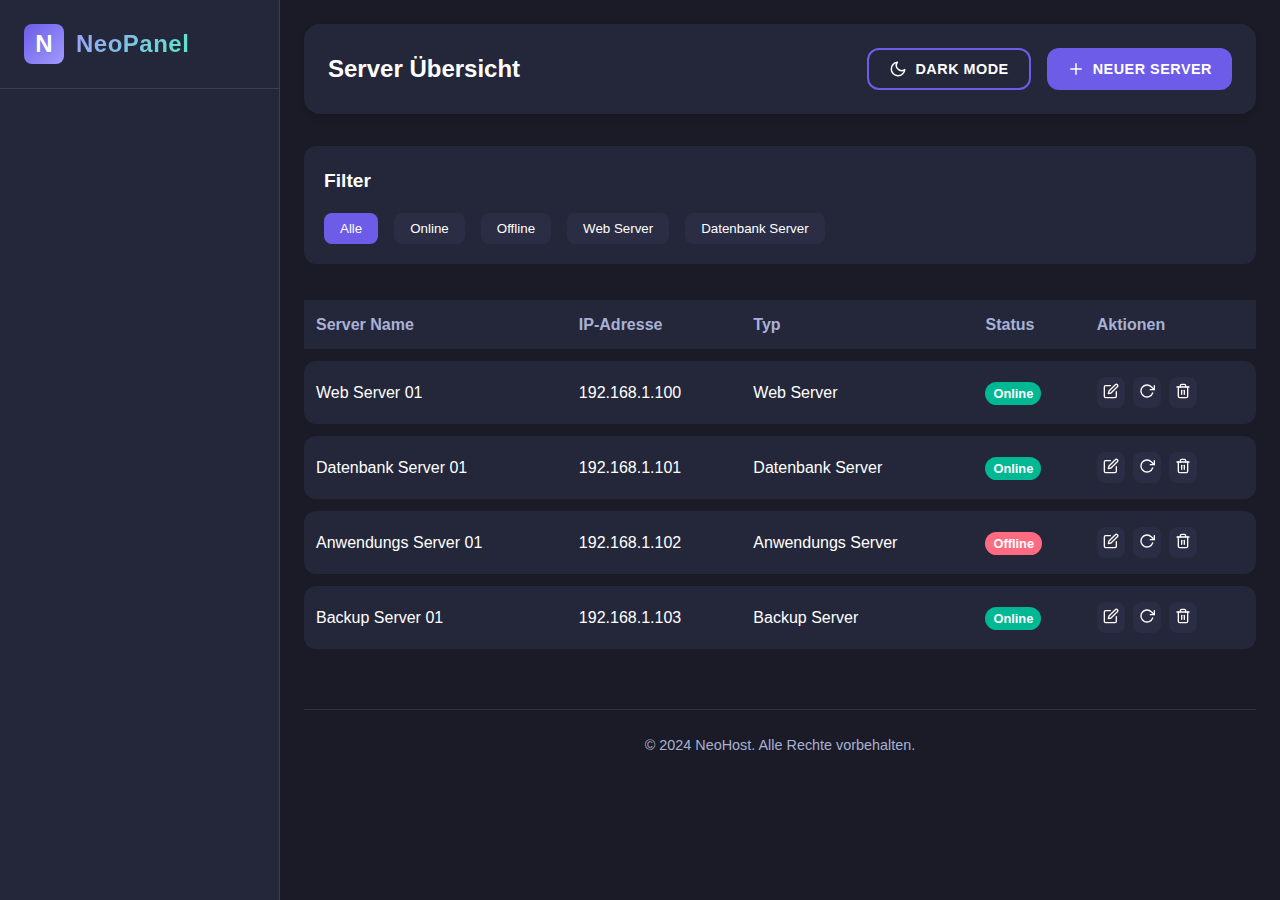
<file: frontend/html/server.html>
<!DOCTYPE html>
<html lang="de">
<head>
    <meta charset="UTF-8">
    <meta name="viewport" content="width=device-width, initial-scale=1.0">
    <title>NeoPanel - Server Übersicht</title>
    <link rel="icon" href="/frontend/public/favicon.ico" type="image/x-icon">
    <style>
        /* Reset und Basis-Stile */
        *, *::before, *::after {
            margin: 0;
            padding: 0;
            box-sizing: border-box;
        }

        :root {
            --primary: #6c5ce7;
            --primary-light: #a29bfe;
            --primary-dark: #5541d7;
            --secondary: #00b894;
            --secondary-light: #55efc4;
            --secondary-dark: #00a38c;
            --background: #1a1b26;
            --surface: #24273a;
            --surface-hover: #2a2d43;
            --text: #ffffff;
            --text-secondary: #a9b1d6;
            --success: #00b894;
            --warning: #fdcb6e;
            --error: #ff6b81;
            --info: #0984e3;
            --radius: 12px;
            --radius-sm: 8px;
            --radius-lg: 16px;
            --shadow: 0 4px 6px rgba(0, 0, 0, 0.1);
            --shadow-lg: 0 10px 15px rgba(0, 0, 0, 0.1);
            --transition: all 0.3s ease;
            --sidebar-width: 280px;
            --header-height: 70px;
        }

        @keyframes fadeIn {
            from { opacity: 0; transform: translateY(10px); }
            to { opacity: 1; transform: translateY(0); }
        }

        @keyframes slideIn {
            from { transform: translateX(-20px); opacity: 0; }
            to { transform: translateX(0); opacity: 1; }
        }

        body {
            font-family: 'Segoe UI', 'Roboto', 'Oxygen', 'Ubuntu', 'Cantarell', 'Fira Sans', 'Droid Sans', 'Helvetica Neue', sans-serif;
            background-color: var(--background);
            color: var(--text);
            line-height: 1.6;
            min-height: 100vh;
            overflow-x: hidden;
        }

        /* Layout */
        .container {
            display: flex;
            min-height: 100vh;
        }

        /* Sidebar-Stile */
        .sidebar {
            width: var(--sidebar-width);
            background-color: var(--surface);
            position: fixed;
            height: 100vh;
            left: 0;
            top: 0;
            overflow-y: auto;
            border-right: 1px solid rgba(255,255,255,0.1);
            z-index: 1000;
            transition: var(--transition);
        }

        .logo {
            padding: 24px;
            display: flex;
            align-items: center;
            gap: 12px;
            border-bottom: 1px solid rgba(255,255,255,0.1);
        }

        .logo-icon {
            width: 40px;
            height: 40px;
            background: linear-gradient(135deg, var(--primary), var(--primary-light));
            border-radius: var(--radius-sm);
            display: flex;
            align-items: center;
            justify-content: center;
            font-size: 24px;
            font-weight: bold;
            color: var(--text);
            text-shadow: 0 1px 2px rgba(0,0,0,0.1);
        }

        .logo-text {
            font-size: 1.5rem;
            font-weight: 700;
            background: linear-gradient(135deg, var(--primary-light), var(--secondary-light));
            -webkit-background-clip: text;
            -webkit-text-fill-color: transparent;
            letter-spacing: 0.5px;
        }

        .nav-menu {
            padding: 24px 16px;
        }

        .nav-item {
            margin-bottom: 8px;
            animation: slideIn 0.3s ease-out forwards;
            opacity: 0;
        }

        .nav-item:nth-child(1) { animation-delay: 0.1s; }
        .nav-item:nth-child(2) { animation-delay: 0.2s; }
        .nav-item:nth-child(3) { animation-delay: 0.3s; }
        .nav-item:nth-child(4) { animation-delay: 0.4s; }
        .nav-item:nth-child(5) { animation-delay: 0.5s; }

        .nav-link {
            display: flex;
            align-items: center;
            gap: 12px;
            padding: 12px 16px;
            color: var(--text-secondary);
            text-decoration: none;
            border-radius: var(--radius);
            transition: var(--transition);
            font-weight: 500;
        }

        .nav-link:hover {
            background-color: var(--surface-hover);
            color: var(--text);
            transform: translateX(5px);
        }

        .nav-link.active {
            background-color: var(--primary);
            color: var(--text);
            box-shadow: 0 2px 8px rgba(108, 92, 231, 0.3);
        }

        .nav-link svg {
            width: 20px;
            height: 20px;
        }

        /* Hauptinhalt */
        .main-content {
            flex: 1;
            margin-left: var(--sidebar-width);
            padding: 24px;
            min-height: 100vh;
        }

        /* Header */
        .header {
            display: flex;
            justify-content: space-between;
            align-items: center;
            margin-bottom: 32px;
            padding: 24px;
            background-color: var(--surface);
            border-radius: var(--radius-lg);
            box-shadow: var(--shadow);
            animation: fadeIn 0.5s ease-out;
        }

        .page-title {
            font-size: 1.5rem;
            font-weight: 600;
        }

        .action-buttons {
            display: flex;
            gap: 16px;
        }

        .btn {
            padding: 10px 20px;
            border-radius: var(--radius);
            border: none;
            cursor: pointer;
            font-weight: 600;
            transition: var(--transition);
            display: flex;
            align-items: center;
            gap: 8px;
            font-size: 0.9rem;
            text-transform: uppercase;
            letter-spacing: 0.5px;
        }

        .btn svg {
            width: 18px;
            height: 18px;
        }

        .btn-primary {
            background-color: var(--primary);
            color: var(--text);
        }

        .btn-primary:hover {
            background-color: var(--primary-dark);
            transform: translateY(-2px);
            box-shadow: 0 4px 10px rgba(108, 92, 231, 0.3);
        }

        .btn-outline {
            background-color: transparent;
            color: var(--text);
            border: 2px solid var(--primary);
        }

        .btn-outline:hover {
            background-color: var(--primary);
            color: var(--text);
            transform: translateY(-2px);
        }

        /* Filter-Bereich */
        .filter-section {
            background-color: var(--surface);
            border-radius: var(--radius);
            padding: 20px;
            margin-bottom: 24px;
        }

        .filter-title {
            font-size: 1.2rem;
            margin-bottom: 16px;
        }

        .filter-options {
            display: flex;
            gap: 16px;
            flex-wrap: wrap;
        }

        .filter-option {
            background-color: var(--surface-hover);
            border: none;
            color: var(--text);
            padding: 8px 16px;
            border-radius: var(--radius-sm);
            cursor: pointer;
            transition: var(--transition);
        }

        .filter-option:hover, .filter-option.active {
            background-color: var(--primary);
        }

        /* Server-Tabelle */
        .server-table {
            width: 100%;
            border-collapse: separate;
            border-spacing: 0 12px;
        }

        .server-table th {
            text-align: left;
            padding: 12px;
            background-color: var(--surface);
            color: var(--text-secondary);
            font-weight: 600;
        }

        .server-table td {
            padding: 16px 12px;
            background-color: var(--surface);
        }

        .server-table tr {
            transition: var(--transition);
        }

        .server-table tr:hover {
            transform: translateY(-2px);
            box-shadow: var(--shadow);
        }

        .server-table tr td:first-child {
            border-top-left-radius: var(--radius);
            border-bottom-left-radius: var(--radius);
        }

        .server-table tr td:last-child {
            border-top-right-radius: var(--radius);
            border-bottom-right-radius: var(--radius);
        }

        .server-status {
            padding: 4px 8px;
            border-radius: 12px;
            font-size: 0.8rem;
            font-weight: 600;
        }

        .status-online {
            background-color: var(--success);
            color: var(--text);
        }

        .status-offline {
            background-color: var(--error);
            color: var(--text);
        }

        .server-actions {
            display: flex;
            gap: 8px;
        }

        .action-btn {
            background-color: var(--surface-hover);
            border: none;
            color: var(--text);
            padding: 6px;
            border-radius: var(--radius-sm);
            cursor: pointer;
            transition: var(--transition);
        }

        .action-btn:hover {
            background-color: var(--primary);
        }

        .action-btn svg {
            width: 16px;
            height: 16px;
        }

        /* Footer */
        .footer {
            margin-top: 48px;
            padding: 24px;
            text-align: center;
            color: var(--text-secondary);
            border-top: 1px solid rgba(255,255,255,0.1);
            font-size: 0.9rem;
        }

        /* Responsives Design */
        @media (max-width: 1200px) {
            :root {
                --sidebar-width: 240px;
            }
        }

        @media (max-width: 768px) {
            :root {
                --sidebar-width: 0px;
            }

            .sidebar {
                transform: translateX(-100%);
                transition: transform 0.3s ease;
            }

            .sidebar.active {
                transform: translateX(0);
            }

            .main-content {
                margin-left: 0;
            }

            .header {
                flex-direction: column;
                align-items: flex-start;
                gap: 16px;
            }

            .action-buttons {
                width: 100%;
                justify-content: space-between;
            }

            .server-table {
                font-size: 0.9rem;
            }

            .server-actions {
                flex-direction: column;
            }
        }

        @media (max-width: 576px) {
            .header {
                padding: 20px;
            }

            .btn {
                padding: 8px 16px;
                font-size: 0.8rem;
            }

            .filter-options {
                flex-direction: column;
            }

            .server-table th:nth-child(3),
            .server-table td:nth-child(3) {
                display: none;
            }
        }
    </style>
</head>
<body>
    <div class="container">
        <!-- Sidebar -->
        <aside class="sidebar">
            <div class="logo">
                <div class="logo-icon">N</div>
                <span class="logo-text">NeoPanel</span>
            </div>
            <nav class="nav-menu">
                <div class="nav-item">
                    <a href="dashboard" class="nav-link">
                        <svg viewBox="0 0 24 24" fill="none" stroke="currentColor" stroke-width="2" stroke-linecap="round" stroke-linejoin="round">
                            <rect x="3" y="3" width="7" height="7"></rect>
                            <rect x="14" y="3" width="7" height="7"></rect>
                            <rect x="14" y="14" width="7" height="7"></rect>
                            <rect x="3" y="14" width="7" height="7"></rect>
                        </svg>
                        Dashboard
                    </a>
                </div>
                <div class="nav-item">
                    <a href="server" class="nav-link active">
                        <svg viewBox="0 0 24 24" fill="none" stroke="currentColor" stroke-width="2" stroke-linecap="round" stroke-linejoin="round">
                            <path d="M21 10c0 7-9 13-9 13s-9-6-9-13a9 9 0 0 1 18 0z"></path>
                            <circle cx="12" cy="10" r="3"></circle>
                        </svg>
                        Server
                    </a>
                </div>
                <div class="nav-item">
                    <a href="domain" class="nav-link">
                        <svg viewBox="0 0 24 24" fill="none" stroke="currentColor" stroke-width="2" stroke-linecap="round" stroke-linejoin="round">
                            <circle cx="12" cy="12" r="10"></circle>
                            <line x1="2" y1="12" x2="22" y2="12"></line>
                            <path d="M12 2a15.3 15.3 0 0 1 4 10 15.3 15.3 0 0 1-4 10 15.3 15.3 0 0 1-4-10 15.3 15.3 0 0 1 4-10z"></path>
                        </svg>
                        Domains
                    </a>
                </div>
                <div class="nav-item">
                    <a href="user" class="nav-link">
                        <svg viewBox="0 0 24 24" fill="none" stroke="currentColor" stroke-width="2" stroke-linecap="round" stroke-linejoin="round">
                            <path d="M20 21v-2a4 4 0 0 0-4-4H8a4 4 0 0 0-4 4v2"></path>
                            <circle cx="12" cy="7" r="4"></circle>
                        </svg>
                        Benutzer
                    </a>
                </div>
                <div class="nav-item">
                    <a href="#" class="nav-link">
                        <svg viewBox="0 0 24 24" fill="none" stroke="currentColor" stroke-width="2" stroke-linecap="round" stroke-linejoin="round">
                            <circle cx="12" cy="12" r="3"></circle>
                            <path d="M19.4 15a1.65 1.65 0 0 0 .33 1.82l.06.06a2 2 0 0 1 0 2.83 2 2 0 0 1-2.83 0l-.06-.06a1.65 1.65 0 0 0-1.82-.33 1.65 1.65 0 0 0-1 1.51V21a2 2 0 0 1-2 2 2 2 0 0 1-2-2v-.09A1.65 1.65 0 0 0 9 19.4a1.65 1.65 0 0 0-1.82.33l-.06.06a2 2 0 0 1-2.83 0 2 2 0 0 1 0-2.83l.06-.06a1.65 1.65 0 0 0 .33-1.82 1.65 1.65 0 0 0-1.51-1H3a2 2 0 0 1-2-2 2 2 0 0 1 2-2h.09A1.65 1.65 0 0 0 4.6 9a1.65 1.65 0 0 0-.33-1.82l-.06-.06a2 2 0 0 1 0-2.83 2 2 0 0 1 2.83 0l.06.06a1.65 1.65 0 0 0 1.82.33H9a1.65 1.65 0 0 0 1-1.51V3a2 2 0 0 1 2-2 2 2 0 0 1 2 2v.09a1.65 1.65 0 0 0 1 1.51 1.65 1.65 0 0 0 1.82-.33l.06-.06a2 2 0 0 1 2.83 0 2 2 0 0 1 0 2.83l-.06.06a1.65 1.65 0 0 0-.33 1.82V9a1.65 1.65 0 0 0 1.51 1H21a2 2 0 0 1 2 2 2 2 0 0 1-2 2h-.09a1.65 1.65 0 0 0-1.51 1z"></path>
                        </svg>
                        Einstellungen
                    </a>
                </div>
            </nav>
        </aside>

        <!-- Hauptinhalt -->
        <main class="main-content">
            <!-- Header -->
            <header class="header">
                <h1 class="page-title">Server Übersicht</h1>
                <div class="action-buttons">
                    <button class="btn btn-outline">
                        <svg viewBox="0 0 24 24" width="24" height="24" stroke="currentColor" stroke-width="2" fill="none" stroke-linecap="round" stroke-linejoin="round">
                            <path d="M21 12.79A9 9 0 1 1 11.21 3 7 7 0 0 0 21 12.79z"></path>
                        </svg>
                        Dark Mode
                    </button>
                    <button class="btn btn-primary">
                        <svg viewBox="0 0 24 24" width="24" height="24" stroke="currentColor" stroke-width="2" fill="none" stroke-linecap="round" stroke-linejoin="round">
                            <line x1="12" y1="5" x2="12" y2="19"></line>
                            <line x1="5" y1="12" x2="19" y2="12"></line>
                        </svg>
                        Neuer Server
                    </button>
                </div>
            </header>

            <!-- Filter-Bereich -->
            <section class="filter-section">
                <h2 class="filter-title">Filter</h2>
                <div class="filter-options">
                    <button class="filter-option active">Alle</button>
                    <button class="filter-option">Online</button>
                    <button class="filter-option">Offline</button>
                    <button class="filter-option">Web Server</button>
                    <button class="filter-option">Datenbank Server</button>
                </div>
            </section>

            <!-- Server-Tabelle -->
            <table class="server-table">
                <thead>
                    <tr>
                        <th>Server Name</th>
                        <th>IP-Adresse</th>
                        <th>Typ</th>
                        <th>Status</th>
                        <th>Aktionen</th>
                    </tr>
                </thead>
                <tbody>
                    <tr>
                        <td>Web Server 01</td>
                        <td>192.168.1.100</td>
                        <td>Web Server</td>
                        <td><span class="server-status status-online">Online</span></td>
                        <td>
                            <div class="server-actions">
                                <button class="action-btn" title="Bearbeiten">
                                    <svg viewBox="0 0 24 24" width="24" height="24" stroke="currentColor" stroke-width="2" fill="none" stroke-linecap="round" stroke-linejoin="round">
                                        <path d="M11 4H4a2 2 0 0 0-2 2v14a2 2 0 0 0 2 2h14a2 2 0 0 0 2-2v-7"></path>
                                        <path d="M18.5 2.5a2.121 2.121 0 0 1 3 3L12 15l-4 1 1-4 9.5-9.5z"></path>
                                    </svg>
                                </button>
                                <button class="action-btn" title="Neustarten">
                                    <svg viewBox="0 0 24 24" width="24" height="24" stroke="currentColor" stroke-width="2" fill="none" stroke-linecap="round" stroke-linejoin="round">
                                        <path d="M23 4v6h-6"></path>
                                        <path d="M20.49 15a9 9 0 1 1-2.12-9.36L23 10"></path>
                                    </svg>
                                </button>
                                <button class="action-btn" title="Löschen">
                                    <svg viewBox="0 0 24 24" width="24" height="24" stroke="currentColor" stroke-width="2" fill="none" stroke-linecap="round" stroke-linejoin="round">
                                        <polyline points="3 6 5 6 21 6"></polyline>
                                        <path d="M19 6v14a2 2 0 0 1-2 2H7a2 2 0 0 1-2-2V6m3 0V4a2 2 0 0 1 2-2h4a2 2 0 0 1 2 2v2"></path>
                                        <line x1="10" y1="11" x2="10" y2="17"></line>
                                        <line x1="14" y1="11" x2="14" y2="17"></line>
                                    </svg>
                                </button>
                            </div>
                        </td>
                    </tr>
                    <tr>
                        <td>Datenbank Server 01</td>
                        <td>192.168.1.101</td>
                        <td>Datenbank Server</td>
                        <td><span class="server-status status-online">Online</span></td>
                        <td>
                            <div class="server-actions">
                                <button class="action-btn" title="Bearbeiten">
                                    <svg viewBox="0 0 24 24" width="24" height="24" stroke="currentColor" stroke-width="2" fill="none" stroke-linecap="round" stroke-linejoin="round">
                                        <path d="M11 4H4a2 2 0 0 0-2 2v14a2 2 0 0 0 2 2h14a2 2 0 0 0 2-2v-7"></path>
                                        <path d="M18.5 2.5a2.121 2.121 0 0 1 3 3L12 15l-4 1 1-4 9.5-9.5z"></path>
                                    </svg>
                                </button>
                                <button class="action-btn" title="Neustarten">
                                    <svg viewBox="0 0 24 24" width="24" height="24" stroke="currentColor" stroke-width="2" fill="none" stroke-linecap="round" stroke-linejoin="round">
                                        <path d="M23 4v6h-6"></path>
                                        <path d="M20.49 15a9 9 0 1 1-2.12-9.36L23 10"></path>
                                    </svg>
                                </button>
                                <button class="action-btn" title="Löschen">
                                    <svg viewBox="0 0 24 24" width="24" height="24" stroke="currentColor" stroke-width="2" fill="none" stroke-linecap="round" stroke-linejoin="round">
                                        <polyline points="3 6 5 6 21 6"></polyline>
                                        <path d="M19 6v14a2 2 0 0 1-2 2H7a2 2 0 0 1-2-2V6m3 0V4a2 2 0 0 1 2-2h4a2 2 0 0 1 2 2v2"></path>
                                        <line x1="10" y1="11" x2="10" y2="17"></line>
                                        <line x1="14" y1="11" x2="14" y2="17"></line>
                                    </svg>
                                </button>
                            </div>
                        </td>
                    </tr>
                    <tr>
                        <td>Anwendungs Server 01</td>
                        <td>192.168.1.102</td>
                        <td>Anwendungs Server</td>
                        <td><span class="server-status status-offline">Offline</span></td>
                        <td>
                            <div class="server-actions">
                                <button class="action-btn" title="Bearbeiten">
                                    <svg viewBox="0 0 24 24" width="24" height="24" stroke="currentColor" stroke-width="2" fill="none" stroke-linecap="round" stroke-linejoin="round">
                                        <path d="M11 4H4a2 2 0 0 0-2 2v14a2 2 0 0 0 2 2h14a2 2 0 0 0 2-2v-7"></path>
                                        <path d="M18.5 2.5a2.121 2.121 0 0 1 3 3L12 15l-4 1 1-4 9.5-9.5z"></path>
                                    </svg>
                                </button>
                                <button class="action-btn" title="Neustarten">
                                    <svg viewBox="0 0 24 24" width="24" height="24" stroke="currentColor" stroke-width="2" fill="none" stroke-linecap="round" stroke-linejoin="round">
                                        <path d="M23 4v6h-6"></path>
                                        <path d="M20.49 15a9 9 0 1 1-2.12-9.36L23 10"></path>
                                    </svg>
                                </button>
                                <button class="action-btn" title="Löschen">
                                    <svg viewBox="0 0 24 24" width="24" height="24" stroke="currentColor" stroke-width="2" fill="none" stroke-linecap="round" stroke-linejoin="round">
                                        <polyline points="3 6 5 6 21 6"></polyline>
                                        <path d="M19 6v14a2 2 0 0 1-2 2H7a2 2 0 0 1-2-2V6m3 0V4a2 2 0 0 1 2-2h4a2 2 0 0 1 2 2v2"></path>
                                        <line x1="10" y1="11" x2="10" y2="17"></line>
                                        <line x1="14" y1="11" x2="14" y2="17"></line>
                                    </svg>
                                </button>
                            </div>
                        </td>
                    </tr>
                    <tr>
                        <td>Backup Server 01</td>
                        <td>192.168.1.103</td>
                        <td>Backup Server</td>
                        <td><span class="server-status status-online">Online</span></td>
                        <td>
                            <div class="server-actions">
                                <button class="action-btn" title="Bearbeiten">
                                    <svg viewBox="0 0 24 24" width="24" height="24" stroke="currentColor" stroke-width="2" fill="none" stroke-linecap="round" stroke-linejoin="round">
                                        <path d="M11 4H4a2 2 0 0 0-2 2v14a2 2 0 0 0 2 2h14a2 2 0 0 0 2-2v-7"></path>
                                        <path d="M18.5 2.5a2.121 2.121 0 0 1 3 3L12 15l-4 1 1-4 9.5-9.5z"></path>
                                    </svg>
                                </button>
                                <button class="action-btn" title="Neustarten">
                                    <svg viewBox="0 0 24 24" width="24"

 height="24" stroke="currentColor" stroke-width="2" fill="none" stroke-linecap="round" stroke-linejoin="round">
                                        <path d="M23 4v6h-6"></path>
                                        <path d="M20.49 15a9 9 0 1 1-2.12-9.36L23 10"></path>
                                    </svg>
                                </button>
                                <button class="action-btn" title="Löschen">
                                    <svg viewBox="0 0 24 24" width="24" height="24" stroke="currentColor" stroke-width="2" fill="none" stroke-linecap="round" stroke-linejoin="round">
                                        <polyline points="3 6 5 6 21 6"></polyline>
                                        <path d="M19 6v14a2 2 0 0 1-2 2H7a2 2 0 0 1-2-2V6m3 0V4a2 2 0 0 1 2-2h4a2 2 0 0 1 2 2v2"></path>
                                        <line x1="10" y1="11" x2="10" y2="17"></line>
                                        <line x1="14" y1="11" x2="14" y2="17"></line>
                                    </svg>
                                </button>
                            </div>
                        </td>
                    </tr>
                </tbody>
            </table>

            <!-- Footer -->
            <footer class="footer">
                <p>&copy; 2024 NeoHost. Alle Rechte vorbehalten.</p>
            </footer>
        </main>
    </div>

    <script src="../src/utils/api.js"></script>
    <script src="../src/pages/server-tab.js"></script>
</body>
</html>
</file>
